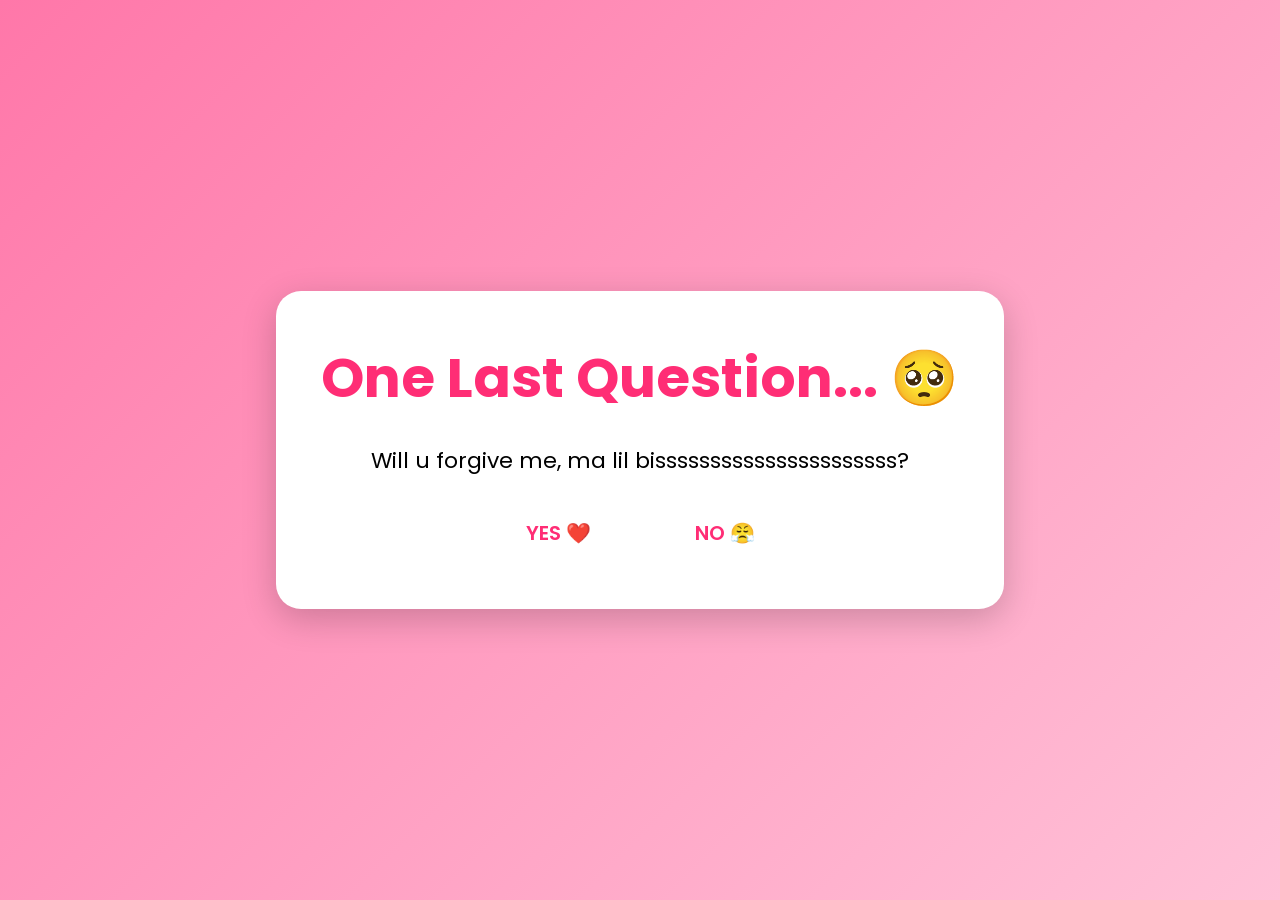
<file: final.html>
<!DOCTYPE html>
<html lang="en">

<head>

<meta charset="UTF-8">
<meta name="viewport" content="width=device-width, initial-scale=1.0">

<title>One Last Question ❤️</title>

<link rel="stylesheet" href="style.css">

<link href="https://fonts.googleapis.com/css2?family=Poppins:wght@300;400;600;700&display=swap" rel="stylesheet">

</head>

<body class="final-page">

<div class="background-hearts"></div>

<div class="question-box">

<h1>One Last Question... 🥺</h1>

<p>

Will u forgive me, ma lil bissssssssssssssssssssss?

</p>

<div class="buttons">

<button id="yesBtn">

YES ❤️

</button>

<button id="noBtn">

NO 😤

</button>

</div>

</div>

<script src="final.js"></script>

</body>

</html>
</file>
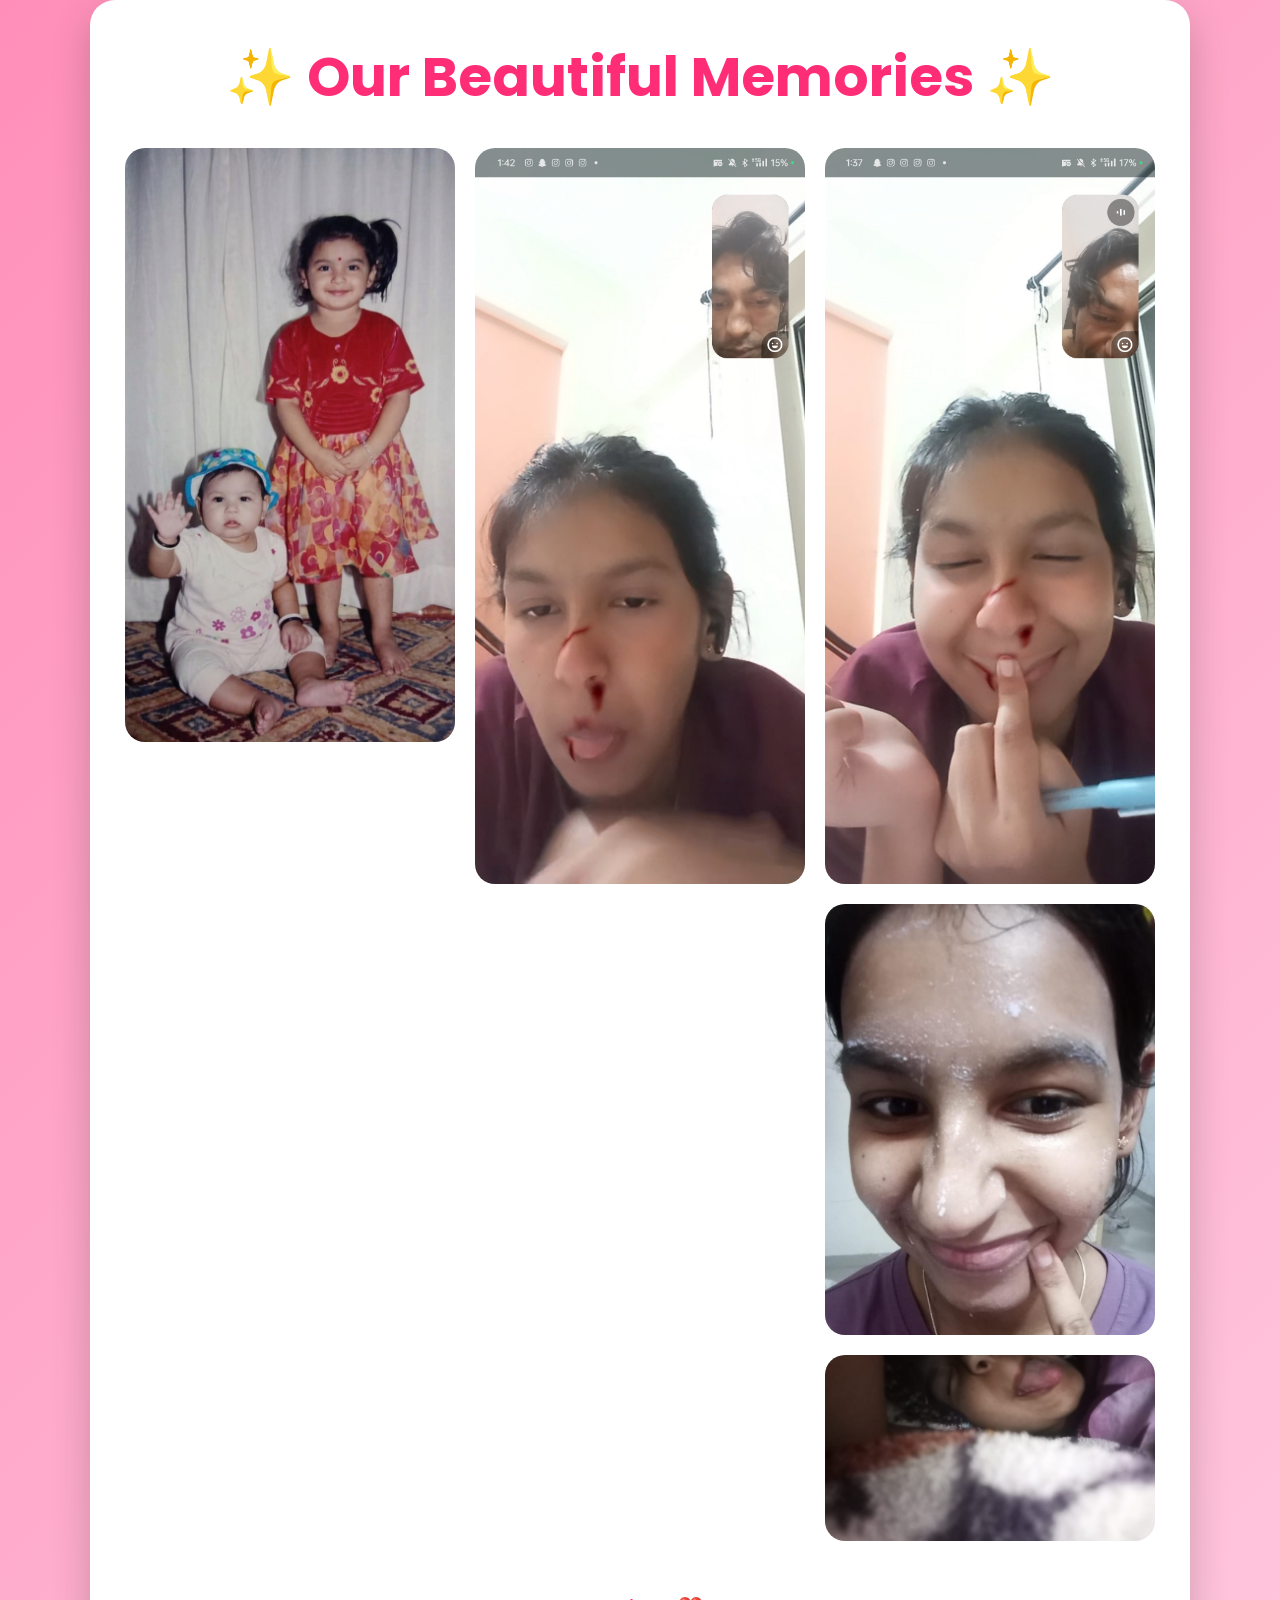
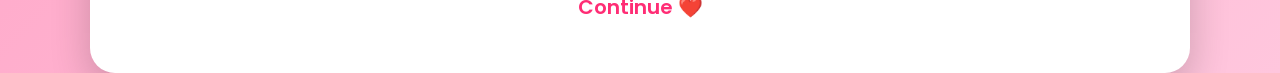
<file: memories.html>
<!DOCTYPE html>
<html lang="en">
<head>
<meta charset="UTF-8">
<meta name="viewport" content="width=device-width, initial-scale=1.0">
<title>Our Memories ❤️</title>

<link rel="stylesheet" href="style.css">

<link href="https://fonts.googleapis.com/css2?family=Poppins:wght@300;400;600;700&display=swap" rel="stylesheet">

</head>

<body class="memories-page">

<div class="background-hearts"></div>

<div class="gallery">

<h1>✨ Our Beautiful Memories ✨</h1>

<div class="photos">

    <img src="we.png" alt="">

    <video autoplay muted loop playsinline>
        <source src="we2.mp4" type="video/mp4">
    </video>

    <img src="we3.jpg" alt="">
    <img src="we4.jpg" alt="">
    <img src="we5.jpg" alt="">
    <img src="we6.jpg" alt="">

</div>

<button id="memoryBtn">
Continue ❤️
</button>

</div>

<script src="memories.js"></script>

</body>
</html>
</file>
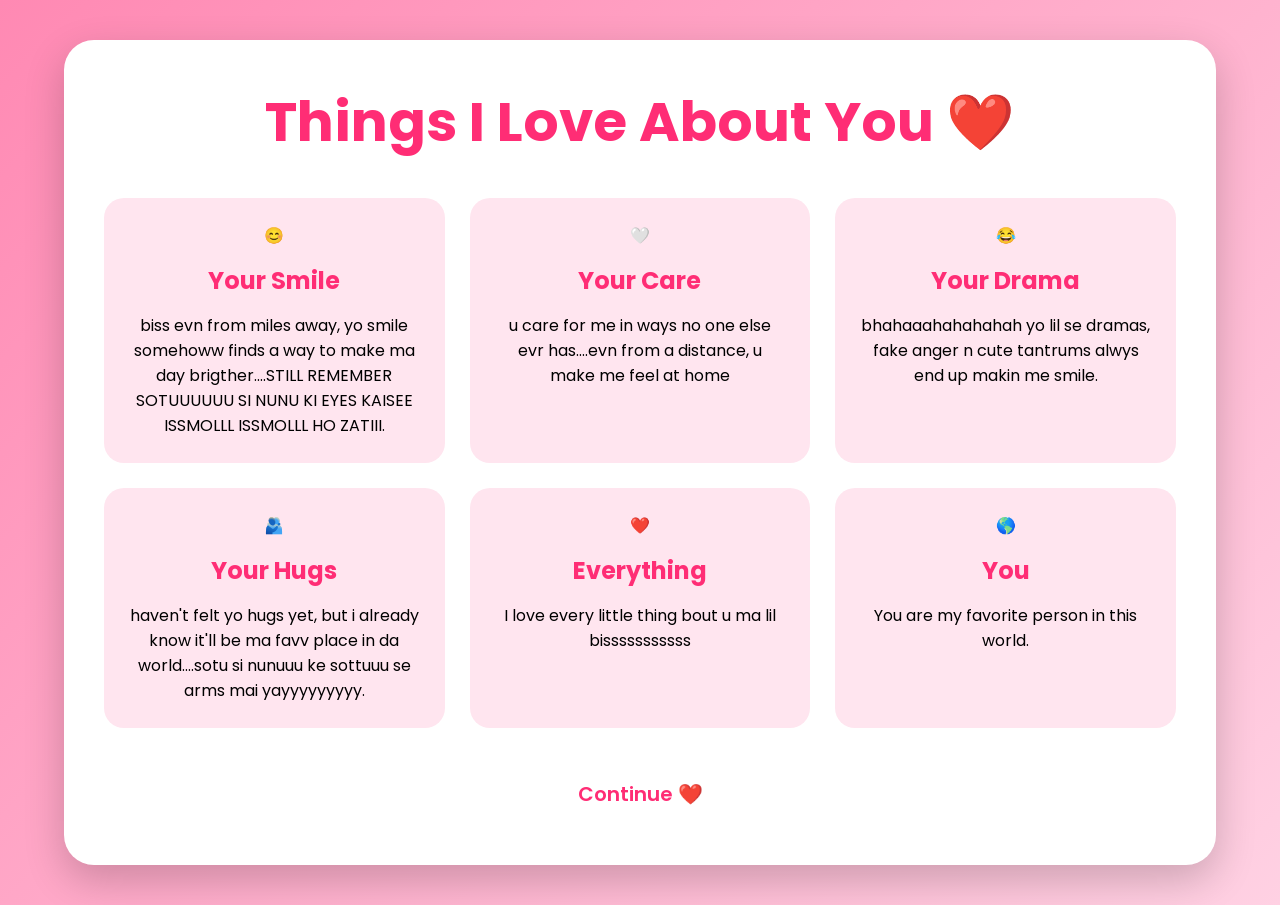
<file: promise.html>
<!DOCTYPE html>
<html lang="en">

<head>

<meta charset="UTF-8">
<meta name="viewport" content="width=device-width, initial-scale=1.0">

<title>Things I Love ❤️</title>

<link rel="stylesheet" href="style.css">

<link href="https://fonts.googleapis.com/css2?family=Poppins:wght@300;400;600;700&display=swap" rel="stylesheet">

</head>

<body class="promise-page">

<div class="background-hearts"></div>

<div class="promise-box">

<h1>Things I Love About You ❤️</h1>

<div class="cards">

<div class="love-card">
😊
<h2>Your Smile</h2>
<p>biss evn from miles away, yo smile somehoww finds a way to make ma day brigther....STILL REMEMBER SOTUUUUUU SI NUNU KI EYES KAISEE ISSMOLLL ISSMOLLL HO ZATIII.</p>
</div>

<div class="love-card">
🤍
<h2>Your Care</h2>
<p>u care for me in ways no one else evr has....evn from a distance, u make me feel at home</p>
</div>

<div class="love-card">
😂
<h2>Your Drama</h2>
<p>bhahaaahahahahah yo lil se dramas, fake anger n cute tantrums alwys end up makin me smile.</p>
</div>

<div class="love-card">
🫂
<h2>Your Hugs</h2>
<p>haven't felt yo hugs yet, but i already know it'll be ma favv place in da world....sotu si nunuuu ke sottuuu se arms mai yayyyyyyyyy.</p>
</div>

<div class="love-card">
❤️
<h2>Everything</h2>
<p>I love every little thing bout u ma lil bisssssssssss</p>
</div>

<div class="love-card">
🌎
<h2>You</h2>
<p>You are my favorite person in this world.</p>
</div>

</div>

<button id="promiseBtn">
Continue ❤️
</button>

</div>

<script src="promise.js"></script>

</body>

</html>
</file>
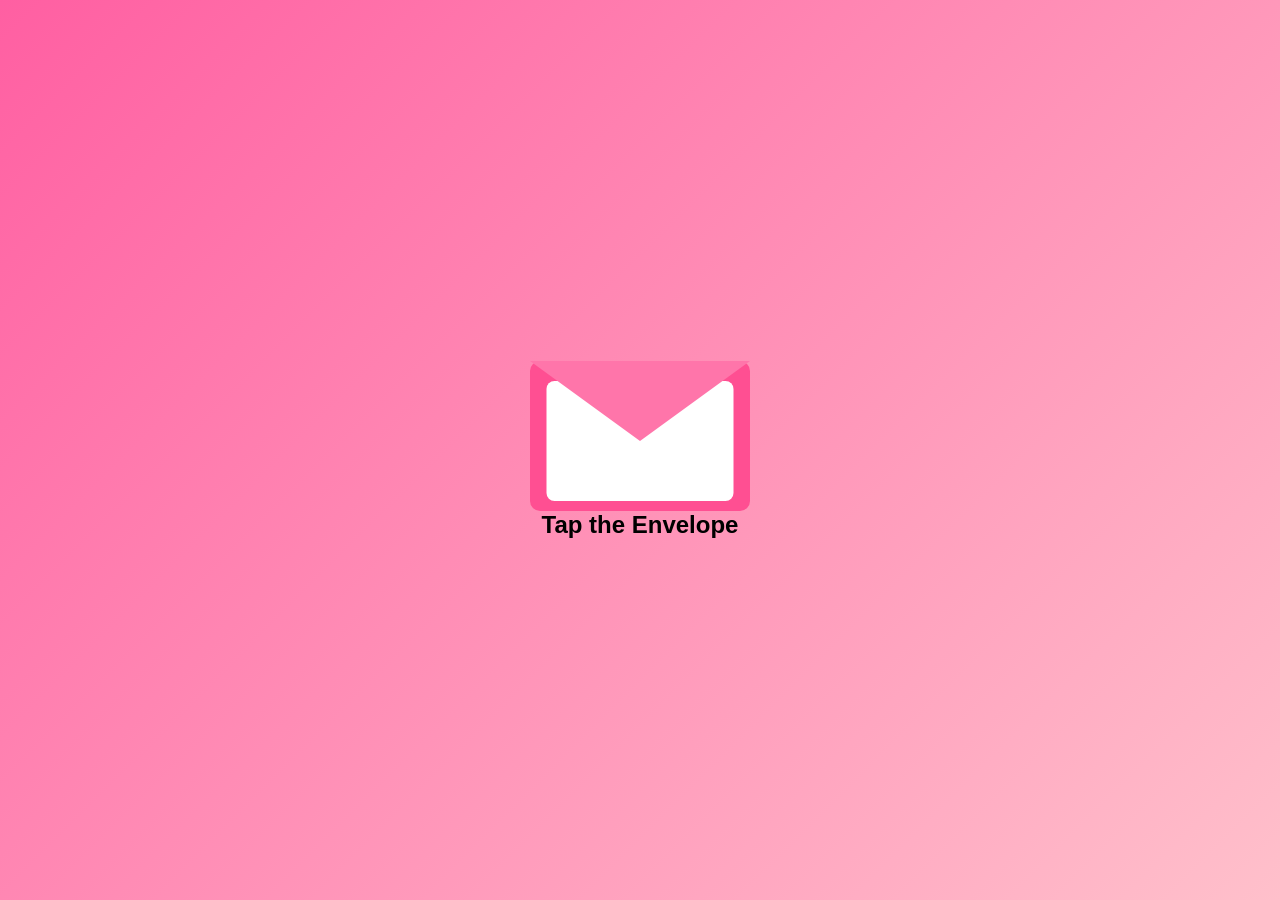
<file: yes.html>
<!DOCTYPE html>
<html lang="en">
<head>
<meta charset="UTF-8">
<meta name="viewport" content="width=device-width, initial-scale=1.0">
<title>For You ❤️</title>

<link rel="stylesheet" href="style.css">

</head>

<body class="letter-page">

<div class="background-hearts"></div>

<div class="envelope-container">

    <div id="envelope" class="envelope">

        <div class="envelope-back"></div>

        <div class="envelope-letter"></div>

        <div class="envelope-flap"></div>

    </div>

    <h2>Tap the Envelope</h2>

</div>

<div id="letterBox" class="letter-box">

<h1>To My Gurfie ❤️</h1>

<p id="typing"></p>

<button id="nextBtn">
Continue ❤️
</button>

</div>

<script src="yes.js"></script>

</body>
</html>
</file>
<file: style.css>
*{
    margin:0;
    padding:0;
    box-sizing:border-box;
    font-family:'Poppins',sans-serif;
}

body{
    min-height:100vh;
    display:flex;
    justify-content:center;
    align-items:center;
    overflow-y:auto;
    overflow-x:hidden;
    background:linear-gradient(135deg,#ff5fa2,#ff8cc8,#ffd6e8);
    position:relative;
}

/* Animated Background */

.background-hearts{
    position:fixed;
    inset:0;
    overflow:hidden;
    z-index:0;
    pointer-events:none;
}

.floating-heart{
    position:absolute;
    bottom:-50px;
    color:white;
    opacity:.8;
    animation:floatUp linear forwards;
    text-shadow:0 0 15px rgba(255,255,255,.8);
}

@keyframes floatUp{

    from{
        transform:translateY(0) scale(.7);
        opacity:0;
    }

    15%{
        opacity:1;
    }

    to{
        transform:translateY(-120vh) rotate(360deg) scale(1.4);
        opacity:0;
    }

}

/* Glass Card */

.card{

    position:relative;
    z-index:5;

    width:90%;
    max-width:650px;

    background:rgba(255,255,255,.15);

    backdrop-filter:blur(18px);

    border:1px solid rgba(255,255,255,.3);

    border-radius:30px;

    padding:45px;

    text-align:center;

    box-shadow:0 15px 45px rgba(0,0,0,.2);

}

h1{

    color:white;

    font-size:55px;

    margin-bottom:20px;

}

.text{

    color:white;

    line-height:1.8;

    font-size:20px;

    margin-bottom:35px;

}

.cat{

    width:220px;

    margin:20px auto;

    display:block;

    border-radius:20px;

}

button{

    padding:16px 42px;

    border:none;

    border-radius:40px;

    cursor:pointer;

    background:white;

    color:#ff2d75;

    font-size:20px;

    font-weight:600;

    transition:.35s;

}

button:hover{

    transform:scale(1.08);

    box-shadow:0 0 25px white;

}
/* ===== YES PAGE ===== */

.letter-page{
    display:block !important;
    background:linear-gradient(135deg,#ff5fa2,#ffc0cb);
    min-height:100vh;
    overflow:auto;
}

.envelope-container{
    display:flex;
    flex-direction:column;
    justify-content:center;
    align-items:center;
    height:100vh;
    position:relative;
    z-index:100;
}

.envelope{
    width:220px;
    height:150px;
    position:relative;
    cursor:pointer;
    user-select:none;
    z-index:9999;
}

.envelope-back{
    position:absolute;
    width:100%;
    height:100%;
    background:#ff4f92;
    border-radius:10px;
}

.envelope-letter{
    position:absolute;
    width:85%;
    height:120px;
    left:50%;
    top:20px;
    transform:translateX(-50%);
    background:white;
    border-radius:8px;
    transition:.6s;
    z-index:1;
}

.envelope-flap{
    position:absolute;
    top:0;
    width:100%;
    height:80px;
    background:#ff75aa;
    clip-path:polygon(0 0,100% 0,50% 100%);
    transform-origin:top;
    transition:.6s;
    z-index:2;
}

.envelope:hover .envelope-flap{
    transform:rotateX(180deg);
}

.envelope:hover .envelope-letter{
    top:-70px;
}



.letter-box{
    display:none;
    max-width:850px;
    margin:60px auto;
    background:white;
    color:#333;
    padding:40px;
    border-radius:20px;
    box-shadow:0 10px 40px rgba(0,0,0,.2);
}

#typing{
    white-space:pre-line;
    line-height:1.9;
    font-size:19px;
    margin-top:25px;
}

#nextBtn{
    margin-top:40px;
}

/* ===== Memories Page ===== */

.memories-page{
    display:flex;
    justify-content:center;
    align-items:center;
    min-height:100vh;
    background:linear-gradient(135deg,#ff8fb8,#ffc6dd);
}

.gallery{
    width:90%;
    max-width:1100px;
    background:white;
    border-radius:25px;
    padding:35px;
    text-align:center;
    box-shadow:0 15px 40px rgba(0,0,0,.2);
}

.gallery h1{
    color:#ff2d75;
    margin-bottom:30px;
}

.photos{
    columns:3;
    column-gap:20px;
}

.photos img,
.photos video{
    width:100%;
    margin-bottom:20px;
    border-radius:20px;
    display:block;
    cursor:pointer;
    transition:.4s;
}

.photos img:hover,
.photos video:hover{
    transform:scale(1.05);
}


#memoryBtn{
    margin-top:35px;
}

/* ===== PROMISE PAGE ===== */

.promise-page{
    display:block !important;
    min-height:100vh;
    background:linear-gradient(135deg,#ff89b3,#ffd1e3);
    padding:40px 0;
}

.promise-box{

width:90%;
max-width:1200px;
margin:0 auto;

background:white;

padding:40px;

border-radius:30px;

text-align:center;

box-shadow:0 15px 40px rgba(0,0,0,.2);

}

.promise-box h1{

color:#ff2d75;

margin-bottom:35px;

}

.cards{

display:grid;

grid-template-columns:repeat(3,1fr);

gap:25px;

}

.love-card{

background:#ffe5ef;

padding:25px;

border-radius:20px;

transition:.4s;

cursor:pointer;

}

.love-card:hover{

transform:translateY(-10px);

background:#ffd2e3;

}

.love-card h2{

margin:15px 0;

color:#ff2d75;

}

#promiseBtn{

margin-top:35px;

}

/* ===== FINAL PAGE ===== */

.final-page{

display:flex;
justify-content:center;
align-items:center;
min-height:100vh;

background:linear-gradient(135deg,#ff77a9,#ffc2d8);

}

.question-box{

background:white;

padding:45px;

border-radius:25px;

text-align:center;

box-shadow:0 10px 35px rgba(0,0,0,.2);

}

.question-box h1{

color:#ff2d75;

}

.question-box p{

font-size:22px;

margin:25px 0;

}

.buttons{

display:flex;

justify-content:center;

gap:20px;

}

/* SUCCESS PAGE */

.success-page{

display:flex;
justify-content:center;
align-items:center;
flex-direction:column;

height:100vh;

text-align:center;

background:linear-gradient(135deg,#ff5fa2,#ffbad5);

color:white;

padding:40px;

}

.success-page h1{

font-size:60px;

margin:20px 0;

}

.success-page h2{

margin-bottom:25px;

}

.success-page p{

max-width:700px;

font-size:22px;

line-height:1.8;

}

.heart{

font-size:90px;

animation:beat 1s infinite;

}

@keyframes beat{

0%{

transform:scale(1);

}

50%{

transform:scale(1.2);

}

100%{

transform:scale(1);

}

}
</file>
